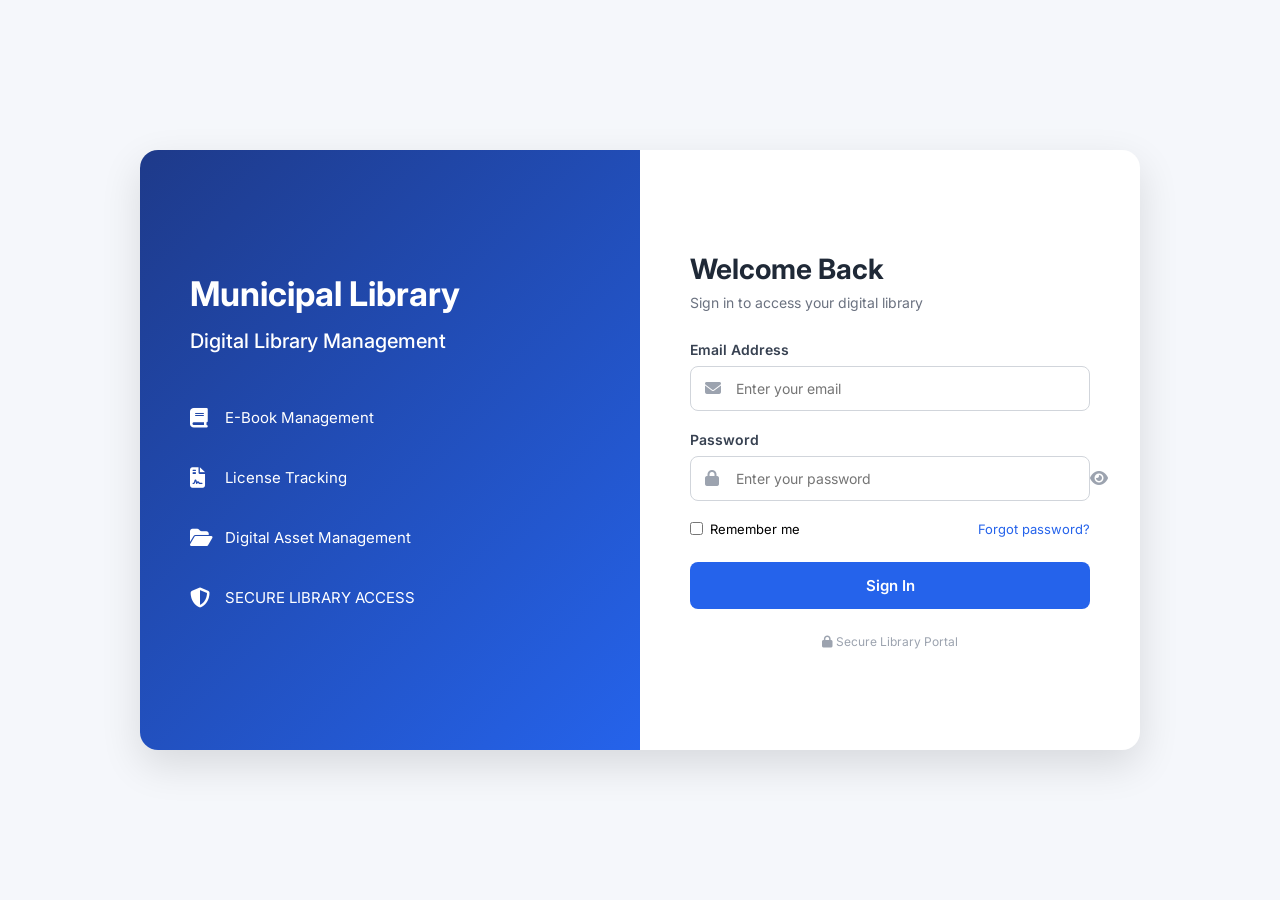
<file: src/main/resources/static/index.html>
<!DOCTYPE html>
<html lang="en">
<head>
    <meta charset="UTF-8">
    <meta name="viewport" content="width=device-width, initial-scale=1.0">

    <title>Municipal Library - Login</title>

    <link href="https://fonts.googleapis.com/css2?family=Inter:wght@400;500;600;700&display=swap" rel="stylesheet">

    <link rel="stylesheet"
          href="https://cdnjs.cloudflare.com/ajax/libs/font-awesome/6.5.0/css/all.min.css">

    <style>
        * {
            margin: 0;
            padding: 0;
            box-sizing: border-box;
            font-family: 'Inter', sans-serif;
        }

        body {
            min-height: 100vh;
            background: #f5f7fb;
            display: flex;
            align-items: center;
            justify-content: center;
        }

        .container {
            width: 1000px;
            max-width: 95%;
            min-height: 600px;
            background: white;
            display: flex;
            border-radius: 18px;
            overflow: hidden;
            box-shadow: 0 15px 40px rgba(0,0,0,0.12);
        }

        .left {
            width: 50%;
            background: linear-gradient(135deg, #1e3a8a, #2563eb);
            color: white;
            padding: 60px 50px;
            display: flex;
            flex-direction: column;
            justify-content: center;
        }

        .left h1 {
            font-size: 34px;
            margin-bottom: 15px;
        }

        .left h2 {
            font-size: 20px;
            font-weight: 500;
            margin-bottom: 35px;
        }

        .feature {
            display: flex;
            align-items: center;
            margin: 20px 0;
            font-size: 15px;
        }

        .feature i {
            width: 35px;
            font-size: 20px;
        }

        .right {
            width: 50%;
            padding: 60px 50px;
            display: flex;
            flex-direction: column;
            justify-content: center;
        }

        .right h2 {
            font-size: 28px;
            color: #1f2937;
            margin-bottom: 8px;
        }

        .subtitle {
            color: #6b7280;
            margin-bottom: 30px;
            font-size: 14px;
        }

        .input-group {
            margin-bottom: 20px;
        }

        .input-group label {
            display: block;
            margin-bottom: 8px;
            font-size: 14px;
            font-weight: 600;
            color: #374151;
        }

        .input-box {
            position: relative;
        }

        .input-box i {
            position: absolute;
            left: 15px;
            top: 50%;
            transform: translateY(-50%);
            color: #9ca3af;
        }

        .input-box input {
            width: 100%;
            padding: 13px 45px;
            border: 1px solid #d1d5db;
            border-radius: 8px;
            outline: none;
            font-size: 14px;
        }

        .input-box input:focus {
            border-color: #2563eb;
        }

        .password-toggle {
            position: absolute;
            right: 15px;
            top: 50%;
            transform: translateY(-50%);
            cursor: pointer;
            color: #6b7280;
        }

        .options {
            display: flex;
            justify-content: space-between;
            align-items: center;
            margin-bottom: 25px;
            font-size: 13px;
        }

        .remember {
            display: flex;
            align-items: center;
            gap: 7px;
        }

        .forgot {
            color: #2563eb;
            cursor: pointer;
        }

        .login-btn {
            width: 100%;
            padding: 14px;
            background: #2563eb;
            color: white;
            border: none;
            border-radius: 8px;
            font-size: 15px;
            font-weight: 600;
            cursor: pointer;
            transition: 0.3s;
        }

        .login-btn:hover {
            background: #1d4ed8;
        }

        .secure {
            text-align: center;
            margin-top: 25px;
            font-size: 12px;
            color: #9ca3af;
        }

        @media (max-width: 768px) {
            .container {
                flex-direction: column;
            }

            .left,
            .right {
                width: 100%;
            }

            .left {
                padding: 40px;
            }

            .right {
                padding: 40px;
            }
        }
    </style>
</head>

<body>

<div class="container">

    <!-- LEFT SIDE -->
    <div class="left">

        <h1>Municipal Library</h1>

        <h2>Digital Library Management</h2>

        <div class="feature">
            <i class="fa-solid fa-book"></i>
            <span>E-Book Management</span>
        </div>

        <div class="feature">
            <i class="fa-solid fa-file-contract"></i>
            <span>License Tracking</span>
        </div>

        <div class="feature">
            <i class="fa-solid fa-folder-open"></i>
            <span>Digital Asset Management</span>
        </div>

        <div class="feature">
            <i class="fa-solid fa-shield-halved"></i>
            <span>SECURE LIBRARY ACCESS</span>
        </div>

    </div>


    <!-- RIGHT SIDE -->
    <div class="right">

        <h2>Welcome Back</h2>

        <p class="subtitle">
            Sign in to access your digital library
        </p>

        <form id="loginForm">

            <!-- EMAIL -->
            <div class="input-group">

                <label>Email Address</label>

                <div class="input-box">

                    <i class="fa-solid fa-envelope"></i>

                    <input
                        type="email"
                        id="email"
                        placeholder="Enter your email"
                        required
                    >

                </div>

            </div>


            <!-- PASSWORD -->
            <div class="input-group">

                <label>Password</label>

                <div class="input-box">

                    <i class="fa-solid fa-lock"></i>

                    <input
                        type="password"
                        id="password"
                        placeholder="Enter your password"
                        required
                    >

                    <span
                        class="password-toggle"
                        onclick="togglePassword()"
                    >
                        <i class="fa-solid fa-eye" id="eyeIcon"></i>
                    </span>

                </div>

            </div>


            <!-- OPTIONS -->
            <div class="options">

                <div class="remember">

                    <input type="checkbox" id="remember">

                    <label for="remember">
                        Remember me
                    </label>

                </div>

                <span class="forgot">
                    Forgot password?
                </span>

            </div>


            <!-- LOGIN BUTTON -->
            <button
                type="submit"
                class="login-btn"
            >
                Sign In
            </button>

        </form>


        <div class="secure">
            <i class="fa-solid fa-lock"></i>
            Secure Library Portal
        </div>

    </div>

</div>


<script>

    // SHOW / HIDE PASSWORD
    function togglePassword() {

        const password =
            document.getElementById("password");

        const eyeIcon =
            document.getElementById("eyeIcon");

        if (password.type === "password") {

            password.type = "text";

            eyeIcon.classList.remove("fa-eye");

            eyeIcon.classList.add("fa-eye-slash");

        } else {

            password.type = "password";

            eyeIcon.classList.remove("fa-eye-slash");

            eyeIcon.classList.add("fa-eye");
        }
    }


    // LOGIN
    document
        .getElementById("loginForm")
        .addEventListener("submit", function(event) {

            event.preventDefault();

            const email =
                document.getElementById("email").value;

            const password =
                document.getElementById("password").value;


            // DEMO LOGIN
            if (
                email === "admin@library.com" &&
                password === "admin123"
            ) {

                // CHANGED HERE
                window.location.href =
                    "user-dashboard.html";

            } else {

                alert("Invalid email or password.");

            }

        });

</script>

</body>
</html>
</file>
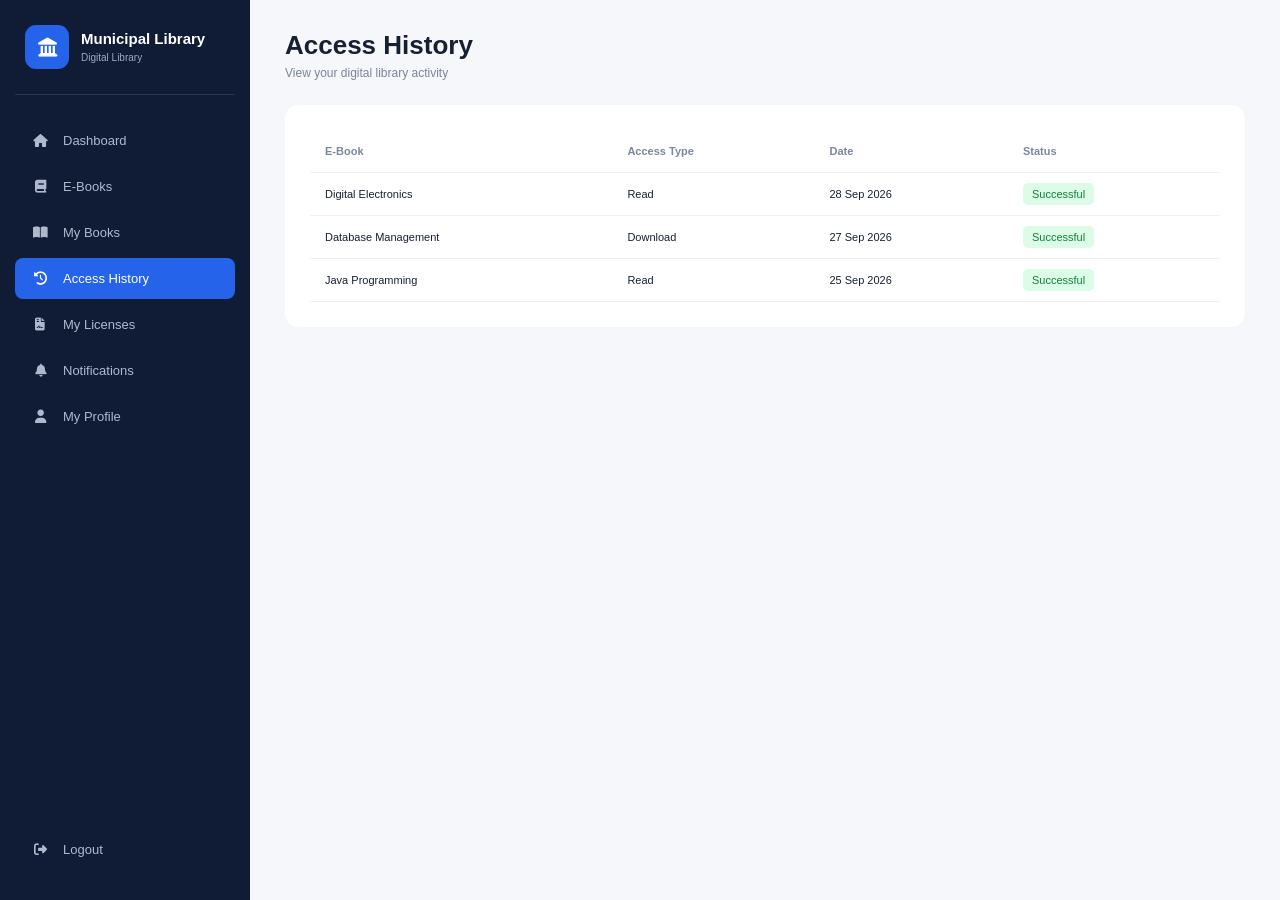
<file: src/main/resources/static/access-records.html>
<!DOCTYPE html>
<html lang="en">

<head>

<meta charset="UTF-8">

<meta name="viewport"
content="width=device-width, initial-scale=1.0">

<title>Access History</title>

<link rel="stylesheet" href="user-dashboard.css">

<link rel="stylesheet"
href="https://cdnjs.cloudflare.com/ajax/libs/font-awesome/6.5.0/css/all.min.css">

<style>

.history-table {

background:white;

padding:25px;

border-radius:14px;

}

table {

width:100%;

border-collapse:collapse;

}

th,td {

padding:15px;

text-align:left;

border-bottom:1px solid #edf0f5;

font-size:11px;

}

th {

color:#7c879a;

}

.status {

padding:5px 9px;

border-radius:5px;

background:#dcfce7;

color:#15803d;

}

</style>

</head>


<body>

<div class="app">


<aside class="sidebar">

<div class="logo">

<div class="logo-icon">
<i class="fas fa-landmark"></i>
</div>

<div>
<h2>Municipal Library</h2>
<span>Digital Library</span>
</div>

</div>


<nav>

<a href="user-dashboard.html">
<i class="fas fa-house"></i>
Dashboard
</a>

<a href="books.html">
<i class="fas fa-book"></i>
E-Books
</a>

<a href="my-books.html">
<i class="fas fa-book-open"></i>
My Books
</a>

<a href="access-records.html" class="active">
<i class="fas fa-clock-rotate-left"></i>
Access History
</a>

<a href="my-licenses.html">
<i class="fas fa-file-contract"></i>
My Licenses
</a>

<a href="alerts.html">
<i class="fas fa-bell"></i>
Notifications
</a>

<a href="profile.html">
<i class="fas fa-user"></i>
My Profile
</a>

</nav>


<div class="logout">

<a href="index.html">
<i class="fas fa-right-from-bracket"></i>
Logout
</a>

</div>

</aside>


<main class="main">

<header class="topbar">

<div>

<h1>Access History</h1>

<p>View your digital library activity</p>

</div>

</header>


<div class="history-table">

<table>

<thead>

<tr>

<th>E-Book</th>

<th>Access Type</th>

<th>Date</th>

<th>Status</th>

</tr>

</thead>


<tbody>

<tr>

<td>Digital Electronics</td>

<td>Read</td>

<td>28 Sep 2026</td>

<td>
<span class="status">Successful</span>
</td>

</tr>


<tr>

<td>Database Management</td>

<td>Download</td>

<td>27 Sep 2026</td>

<td>
<span class="status">Successful</span>
</td>

</tr>


<tr>

<td>Java Programming</td>

<td>Read</td>

<td>25 Sep 2026</td>

<td>
<span class="status">Successful</span>
</td>

</tr>

</tbody>

</table>

</div>

</main>

</div>

</body>

</html>
</file>
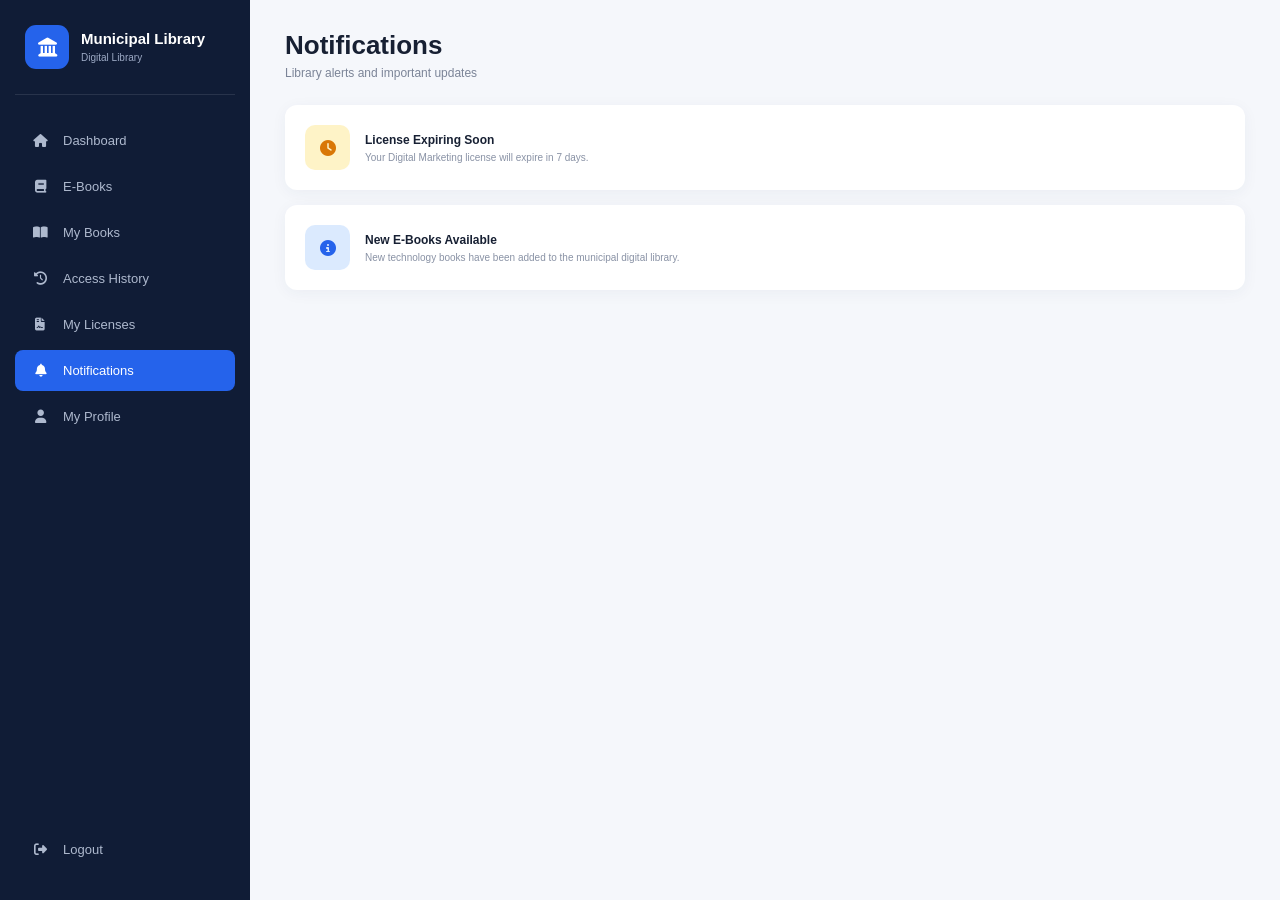
<file: src/main/resources/static/alerts.html>
<!DOCTYPE html>
<html lang="en">

<head>

<meta charset="UTF-8">

<meta name="viewport"
content="width=device-width, initial-scale=1.0">

<title>Notifications</title>

<link rel="stylesheet" href="user-dashboard.css">

<link rel="stylesheet"
href="https://cdnjs.cloudflare.com/ajax/libs/font-awesome/6.5.0/css/all.min.css">

<style>

.alerts {

display:flex;

flex-direction:column;

gap:15px;

}

.alert {

background:white;

padding:20px;

border-radius:12px;

display:flex;

gap:15px;

align-items:center;

box-shadow:0 3px 15px rgba(30,50,90,.05);

}

.alert-icon {

width:45px;

height:45px;

border-radius:10px;

display:flex;

align-items:center;

justify-content:center;

}

.warning {

background:#fef3c7;

color:#d97706;

}

.info {

background:#dbeafe;

color:#2563eb;

}

.alert h3 {

font-size:12px;

}

.alert p {

font-size:10px;

color:#8992a5;

margin-top:5px;

}

</style>

</head>


<body>

<div class="app">


<aside class="sidebar">

<div class="logo">

<div class="logo-icon">
<i class="fas fa-landmark"></i>
</div>

<div>
<h2>Municipal Library</h2>
<span>Digital Library</span>
</div>

</div>


<nav>

<a href="user-dashboard.html">
<i class="fas fa-house"></i>
Dashboard
</a>

<a href="books.html">
<i class="fas fa-book"></i>
E-Books
</a>

<a href="my-books.html">
<i class="fas fa-book-open"></i>
My Books
</a>

<a href="access-records.html">
<i class="fas fa-clock-rotate-left"></i>
Access History
</a>

<a href="my-licenses.html">
<i class="fas fa-file-contract"></i>
My Licenses
</a>

<a href="alerts.html" class="active">
<i class="fas fa-bell"></i>
Notifications
</a>

<a href="profile.html">
<i class="fas fa-user"></i>
My Profile
</a>

</nav>


<div class="logout">

<a href="index.html">
<i class="fas fa-right-from-bracket"></i>
Logout
</a>

</div>

</aside>


<main class="main">

<header class="topbar">

<div>

<h1>Notifications</h1>

<p>Library alerts and important updates</p>

</div>

</header>


<div class="alerts">


<div class="alert">

<div class="alert-icon warning">

<i class="fas fa-clock"></i>

</div>

<div>

<h3>License Expiring Soon</h3>

<p>
Your Digital Marketing license will expire
in 7 days.
</p>

</div>

</div>


<div class="alert">

<div class="alert-icon info">

<i class="fas fa-circle-info"></i>

</div>

<div>

<h3>New E-Books Available</h3>

<p>
New technology books have been added to
the municipal digital library.
</p>

</div>

</div>


</div>

</main>

</div>

</body>

</html>
</file>
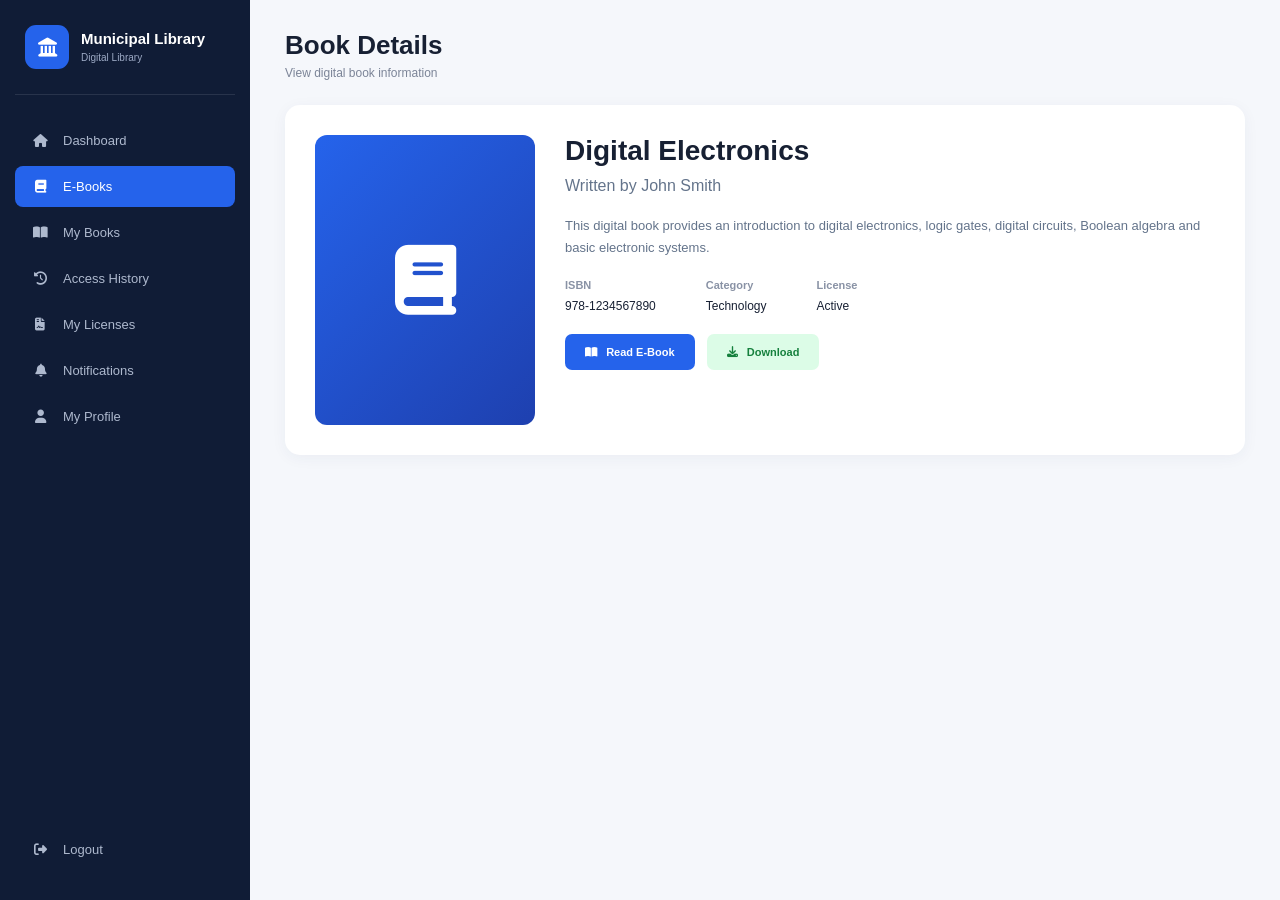
<file: src/main/resources/static/Books-details.html>
<!DOCTYPE html>
<html lang="en">

<head>

<meta charset="UTF-8">
<meta name="viewport" content="width=device-width, initial-scale=1.0">

<title>Book Details | Municipal Library</title>

<link rel="stylesheet" href="user-dashboard.css">

<link rel="stylesheet"
href="https://cdnjs.cloudflare.com/ajax/libs/font-awesome/6.5.0/css/all.min.css">

<style>

.book-details {

    background: white;

    border-radius: 15px;

    padding: 30px;

    display: flex;

    gap: 30px;

    box-shadow: 0 3px 15px rgba(30,50,90,.05);

}

.details-cover {

    width: 220px;

    height: 290px;

    border-radius: 12px;

    background: linear-gradient(135deg,#2563eb,#1e40af);

    display: flex;

    align-items: center;

    justify-content: center;

    color: white;

    font-size: 70px;

}

.details-content {

    flex: 1;

}

.details-content h1 {

    font-size: 28px;

    margin-bottom: 10px;

}

.author {

    color: #64748b;

    margin-bottom: 20px;

}

.description {

    color: #64748b;

    line-height: 1.7;

    font-size: 13px;

    margin-bottom: 20px;

}

.info-row {

    display: flex;

    gap: 50px;

    margin-bottom: 20px;

}

.info-row strong {

    display: block;

    font-size: 11px;

    color: #8992a5;

    margin-bottom: 5px;

}

.info-row span {

    font-size: 12px;

}

.buttons {

    display: flex;

    gap: 12px;

}

.btn {

    border: none;

    padding: 12px 20px;

    border-radius: 7px;

    cursor: pointer;

    font-size: 11px;

    font-weight: 600;

}

.read {

    background: #2563eb;

    color: white;

}

.download {

    background: #dcfce7;

    color: #15803d;

}

</style>

</head>


<body>

<div class="app">


<aside class="sidebar">

<div class="logo">

<div class="logo-icon">
<i class="fas fa-landmark"></i>
</div>

<div>
<h2>Municipal Library</h2>
<span>Digital Library</span>
</div>

</div>


<nav>

<a href="user-dashboard.html">
<i class="fas fa-house"></i>
Dashboard
</a>

<a href="books.html" class="active">
<i class="fas fa-book"></i>
E-Books
</a>

<a href="my-books.html">
<i class="fas fa-book-open"></i>
My Books
</a>

<a href="access-records.html">
<i class="fas fa-clock-rotate-left"></i>
Access History
</a>

<a href="my-licenses.html">
<i class="fas fa-file-contract"></i>
My Licenses
</a>

<a href="alerts.html">
<i class="fas fa-bell"></i>
Notifications
</a>

<a href="profile.html">
<i class="fas fa-user"></i>
My Profile
</a>

</nav>


<div class="logout">

<a href="index.html">
<i class="fas fa-right-from-bracket"></i>
Logout
</a>

</div>

</aside>


<main class="main">

<header class="topbar">

<div>

<h1>Book Details</h1>

<p>View digital book information</p>

</div>

</header>


<div class="book-details">


<div class="details-cover">

<i class="fas fa-book"></i>

</div>


<div class="details-content">

<h1>Digital Electronics</h1>

<p class="author">
Written by John Smith
</p>


<p class="description">

This digital book provides an introduction to
digital electronics, logic gates, digital circuits,
Boolean algebra and basic electronic systems.

</p>


<div class="info-row">

<div>

<strong>ISBN</strong>

<span>978-1234567890</span>

</div>


<div>

<strong>Category</strong>

<span>Technology</span>

</div>


<div>

<strong>License</strong>

<span>Active</span>

</div>

</div>


<div class="buttons">

<button class="btn read"
onclick="readBook()">

<i class="fas fa-book-open"></i>
&nbsp; Read E-Book

</button>


<button class="btn download"
onclick="downloadBook()">

<i class="fas fa-download"></i>
&nbsp; Download

</button>

</div>

</div>

</div>

</main>

</div>


<script>

function readBook() {

    alert("E-Book access granted. The digital book will open here.");

}


function downloadBook() {

    alert("Your licensed digital asset is ready for download.");

}

</script>

</body>

</html>
</file>
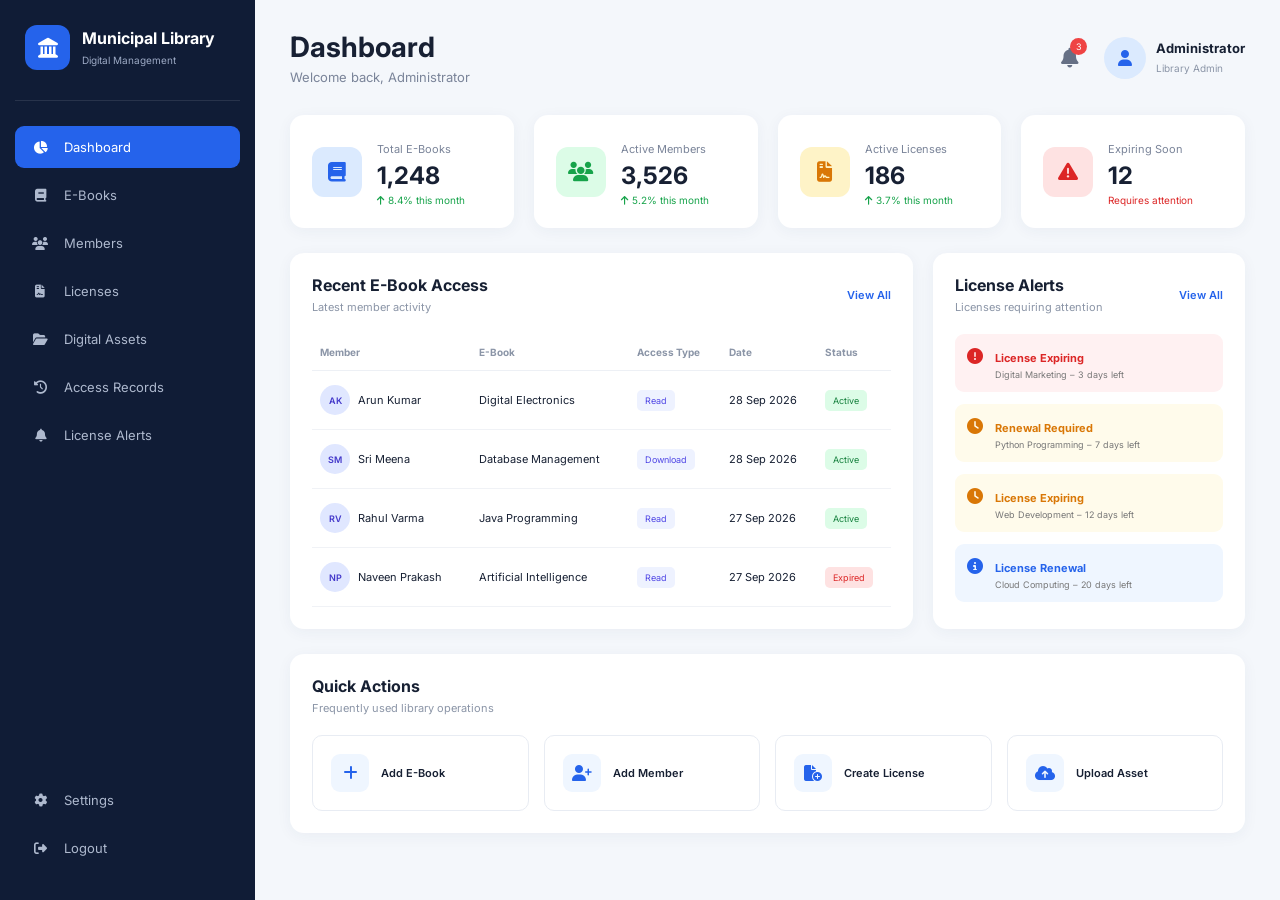
<file: src/main/resources/static/dashboard.html>
<!DOCTYPE html>
<html lang="en">
<head>
    <meta charset="UTF-8">
    <meta name="viewport" content="width=device-width, initial-scale=1.0">

    <title>Library Dashboard</title>

    <link rel="stylesheet" href="dashboard.css">

    <link rel="stylesheet"
          href="https://cdnjs.cloudflare.com/ajax/libs/font-awesome/6.5.0/css/all.min.css">

    <link href="https://fonts.googleapis.com/css2?family=Inter:wght@400;500;600;700&display=swap"
          rel="stylesheet">
</head>

<body>

<div class="dashboard-container">

    <!-- SIDEBAR -->
    <aside class="sidebar">

        <div class="logo-section">
            <div class="logo-icon">
                <i class="fas fa-landmark"></i>
            </div>

            <div>
                <h2>Municipal Library</h2>
                <span>Digital Management</span>
            </div>
        </div>

        <nav class="navigation">

            <a href="dashboard.html" class="nav-item active">
                <i class="fas fa-chart-pie"></i>
                <span>Dashboard</span>
            </a>

            <a href="books.html" class="nav-item">
                <i class="fas fa-book"></i>
                <span>E-Books</span>
            </a>

            <a href="members.html" class="nav-item">
                <i class="fas fa-users"></i>
                <span>Members</span>
            </a>

            <a href="licenses.html" class="nav-item">
                <i class="fas fa-file-contract"></i>
                <span>Licenses</span>
            </a>

            <a href="digital-assets.html" class="nav-item">
                <i class="fas fa-folder-open"></i>
                <span>Digital Assets</span>
            </a>

            <a href="access-records.html" class="nav-item">
                <i class="fas fa-clock-rotate-left"></i>
                <span>Access Records</span>
            </a>

            <a href="alerts.html" class="nav-item">
                <i class="fas fa-bell"></i>
                <span>License Alerts</span>
            </a>

        </nav>

        <div class="sidebar-bottom">

            <a href="#" class="nav-item">
                <i class="fas fa-gear"></i>
                <span>Settings</span>
            </a>

            <a href="index.html" class="nav-item logout">
                <i class="fas fa-right-from-bracket"></i>
                <span>Logout</span>
            </a>

        </div>

    </aside>


    <!-- MAIN CONTENT -->
    <main class="main-content">

        <!-- TOP BAR -->
        <header class="topbar">

            <div>
                <h1>Dashboard</h1>
                <p>Welcome back, Administrator</p>
            </div>

            <div class="topbar-right">

                <div class="notification">
                    <i class="fas fa-bell"></i>
                    <span>3</span>
                </div>

                <div class="admin-profile">

                    <div class="profile-icon">
                        <i class="fas fa-user"></i>
                    </div>

                    <div>
                        <strong>Administrator</strong>
                        <small>Library Admin</small>
                    </div>

                </div>

            </div>

        </header>


        <!-- STATISTICS -->
        <section class="stats-grid">

            <div class="stat-card">

                <div class="stat-icon books-icon">
                    <i class="fas fa-book"></i>
                </div>

                <div class="stat-info">
                    <span>Total E-Books</span>
                    <h2>1,248</h2>
                    <p class="positive">
                        <i class="fas fa-arrow-up"></i>
                        8.4% this month
                    </p>
                </div>

            </div>


            <div class="stat-card">

                <div class="stat-icon members-icon">
                    <i class="fas fa-users"></i>
                </div>

                <div class="stat-info">
                    <span>Active Members</span>
                    <h2>3,526</h2>
                    <p class="positive">
                        <i class="fas fa-arrow-up"></i>
                        5.2% this month
                    </p>
                </div>

            </div>


            <div class="stat-card">

                <div class="stat-icon license-icon">
                    <i class="fas fa-file-contract"></i>
                </div>

                <div class="stat-info">
                    <span>Active Licenses</span>
                    <h2>186</h2>
                    <p class="positive">
                        <i class="fas fa-arrow-up"></i>
                        3.7% this month
                    </p>
                </div>

            </div>


            <div class="stat-card">

                <div class="stat-icon alert-icon">
                    <i class="fas fa-triangle-exclamation"></i>
                </div>

                <div class="stat-info">
                    <span>Expiring Soon</span>
                    <h2>12</h2>
                    <p class="warning-text">
                        Requires attention
                    </p>
                </div>

            </div>

        </section>


        <!-- MAIN GRID -->
        <section class="content-grid">


            <!-- RECENT ACCESS -->
            <div class="panel recent-access">

                <div class="panel-header">

                    <div>
                        <h3>Recent E-Book Access</h3>
                        <p>Latest member activity</p>
                    </div>

                    <a href="access-records.html">
                        View All
                    </a>

                </div>


                <div class="table-container">

                    <table>

                        <thead>
                            <tr>
                                <th>Member</th>
                                <th>E-Book</th>
                                <th>Access Type</th>
                                <th>Date</th>
                                <th>Status</th>
                            </tr>
                        </thead>

                        <tbody>

                            <tr>
                                <td>
                                    <div class="member">
                                        <div class="avatar">AK</div>
                                        <span>Arun Kumar</span>
                                    </div>
                                </td>

                                <td>Digital Electronics</td>

                                <td>
                                    <span class="access-badge">Read</span>
                                </td>

                                <td>28 Sep 2026</td>

                                <td>
                                    <span class="status active-status">
                                        Active
                                    </span>
                                </td>
                            </tr>


                            <tr>
                                <td>
                                    <div class="member">
                                        <div class="avatar">SM</div>
                                        <span>Sri Meena</span>
                                    </div>
                                </td>

                                <td>Database Management</td>

                                <td>
                                    <span class="access-badge">Download</span>
                                </td>

                                <td>28 Sep 2026</td>

                                <td>
                                    <span class="status active-status">
                                        Active
                                    </span>
                                </td>
                            </tr>


                            <tr>
                                <td>
                                    <div class="member">
                                        <div class="avatar">RV</div>
                                        <span>Rahul Varma</span>
                                    </div>
                                </td>

                                <td>Java Programming</td>

                                <td>
                                    <span class="access-badge">Read</span>
                                </td>

                                <td>27 Sep 2026</td>

                                <td>
                                    <span class="status active-status">
                                        Active
                                    </span>
                                </td>
                            </tr>


                            <tr>
                                <td>
                                    <div class="member">
                                        <div class="avatar">NP</div>
                                        <span>Naveen Prakash</span>
                                    </div>
                                </td>

                                <td>Artificial Intelligence</td>

                                <td>
                                    <span class="access-badge">Read</span>
                                </td>

                                <td>27 Sep 2026</td>

                                <td>
                                    <span class="status expired-status">
                                        Expired
                                    </span>
                                </td>
                            </tr>

                        </tbody>

                    </table>

                </div>

            </div>


            <!-- LICENSE ALERTS -->
            <div class="panel alerts-panel">

                <div class="panel-header">

                    <div>
                        <h3>License Alerts</h3>
                        <p>Licenses requiring attention</p>
                    </div>

                    <a href="alerts.html">
                        View All
                    </a>

                </div>


                <div class="alert-list">

                    <div class="alert-item danger">

                        <div class="alert-icon-small">
                            <i class="fas fa-circle-exclamation"></i>
                        </div>

                        <div>
                            <strong>License Expiring</strong>
                            <p>Digital Marketing – 3 days left</p>
                        </div>

                    </div>


                    <div class="alert-item warning">

                        <div class="alert-icon-small">
                            <i class="fas fa-clock"></i>
                        </div>

                        <div>
                            <strong>Renewal Required</strong>
                            <p>Python Programming – 7 days left</p>
                        </div>

                    </div>


                    <div class="alert-item warning">

                        <div class="alert-icon-small">
                            <i class="fas fa-clock"></i>
                        </div>

                        <div>
                            <strong>License Expiring</strong>
                            <p>Web Development – 12 days left</p>
                        </div>

                    </div>


                    <div class="alert-item info">

                        <div class="alert-icon-small">
                            <i class="fas fa-info-circle"></i>
                        </div>

                        <div>
                            <strong>License Renewal</strong>
                            <p>Cloud Computing – 20 days left</p>
                        </div>

                    </div>

                </div>

            </div>

        </section>


        <!-- QUICK ACTIONS -->
        <section class="panel quick-actions">

            <div class="panel-header">

                <div>
                    <h3>Quick Actions</h3>
                    <p>Frequently used library operations</p>
                </div>

            </div>


            <div class="action-grid">

                <a href="books.html" class="action-card">

                    <div>
                        <i class="fas fa-plus"></i>
                    </div>

                    <span>Add E-Book</span>

                </a>


                <a href="members.html" class="action-card">

                    <div>
                        <i class="fas fa-user-plus"></i>
                    </div>

                    <span>Add Member</span>

                </a>


                <a href="licenses.html" class="action-card">

                    <div>
                        <i class="fas fa-file-circle-plus"></i>
                    </div>

                    <span>Create License</span>

                </a>


                <a href="digital-assets.html" class="action-card">

                    <div>
                        <i class="fas fa-cloud-arrow-up"></i>
                    </div>

                    <span>Upload Asset</span>

                </a>

            </div>

        </section>


    </main>

</div>

</body>
</html>
</file>
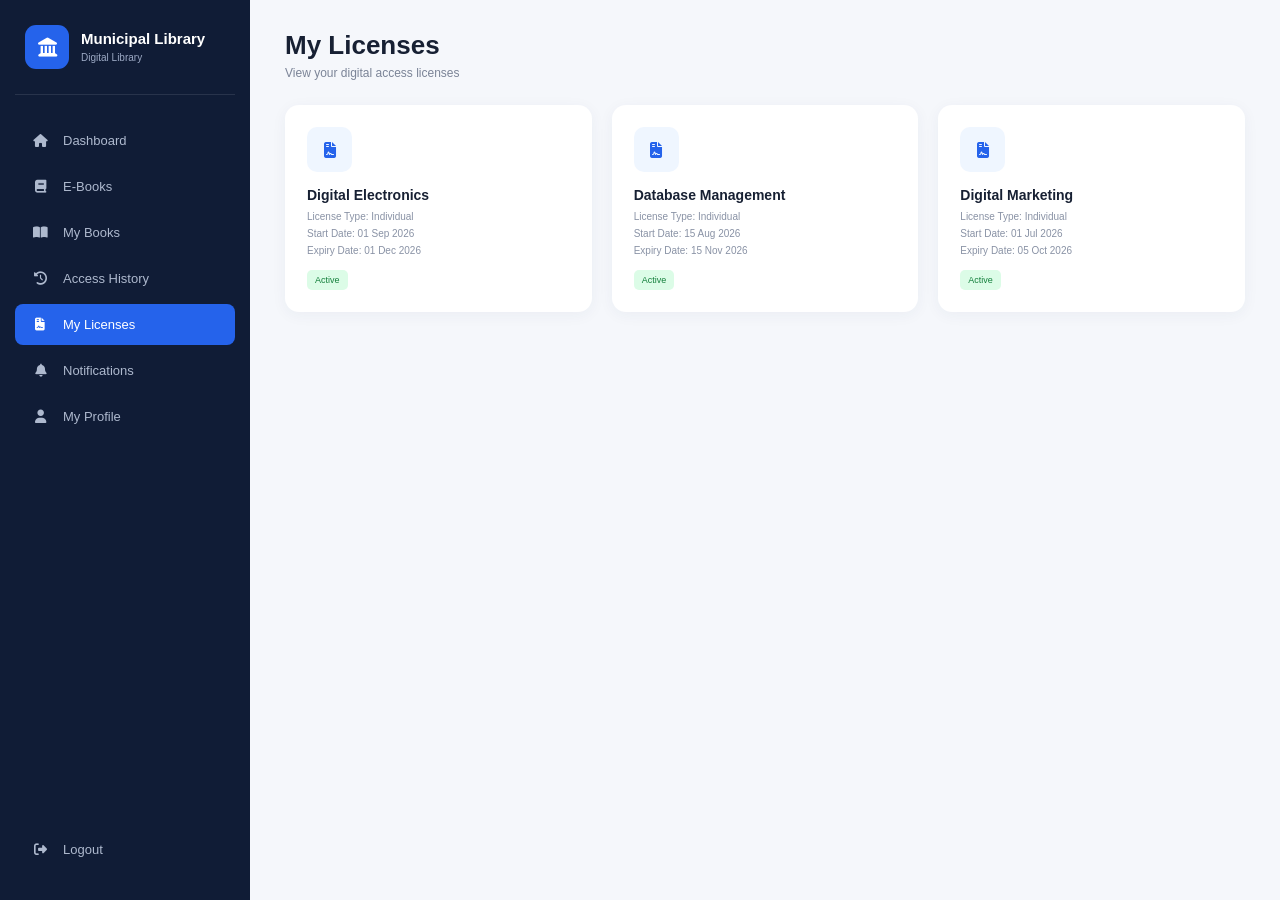
<file: src/main/resources/static/my-license.html>
<!DOCTYPE html>
<html lang="en">

<head>

<meta charset="UTF-8">

<meta name="viewport"
content="width=device-width, initial-scale=1.0">

<title>My Licenses</title>

<link rel="stylesheet" href="user-dashboard.css">

<link rel="stylesheet"
href="https://cdnjs.cloudflare.com/ajax/libs/font-awesome/6.5.0/css/all.min.css">

<style>

.license-grid {

display:grid;

grid-template-columns:repeat(3,1fr);

gap:20px;

}

.license-card {

background:white;

padding:22px;

border-radius:14px;

box-shadow:0 3px 15px rgba(30,50,90,.05);

}

.license-icon {

width:45px;

height:45px;

border-radius:10px;

background:#eff6ff;

color:#2563eb;

display:flex;

align-items:center;

justify-content:center;

margin-bottom:15px;

}

.license-card h3 {

font-size:14px;

margin-bottom:8px;

}

.license-card p {

font-size:10px;

color:#8992a5;

margin:6px 0;

}

.active-license {

color:#15803d;

background:#dcfce7;

padding:5px 8px;

border-radius:5px;

font-size:9px;

display:inline-block;

margin-top:8px;

}

</style>

</head>


<body>

<div class="app">

<aside class="sidebar">

<div class="logo">

<div class="logo-icon">
<i class="fas fa-landmark"></i>
</div>

<div>
<h2>Municipal Library</h2>
<span>Digital Library</span>
</div>

</div>


<nav>

<a href="user-dashboard.html">
<i class="fas fa-house"></i>
Dashboard
</a>

<a href="books.html">
<i class="fas fa-book"></i>
E-Books
</a>

<a href="my-books.html">
<i class="fas fa-book-open"></i>
My Books
</a>

<a href="access-records.html">
<i class="fas fa-clock-rotate-left"></i>
Access History
</a>

<a href="my-licenses.html" class="active">
<i class="fas fa-file-contract"></i>
My Licenses
</a>

<a href="alerts.html">
<i class="fas fa-bell"></i>
Notifications
</a>

<a href="profile.html">
<i class="fas fa-user"></i>
My Profile
</a>

</nav>


<div class="logout">

<a href="index.html">
<i class="fas fa-right-from-bracket"></i>
Logout
</a>

</div>

</aside>


<main class="main">

<header class="topbar">

<div>

<h1>My Licenses</h1>

<p>View your digital access licenses</p>

</div>

</header>


<div class="license-grid">


<div class="license-card">

<div class="license-icon">

<i class="fas fa-file-contract"></i>

</div>

<h3>Digital Electronics</h3>

<p>License Type: Individual</p>

<p>Start Date: 01 Sep 2026</p>

<p>Expiry Date: 01 Dec 2026</p>

<span class="active-license">Active</span>

</div>


<div class="license-card">

<div class="license-icon">

<i class="fas fa-file-contract"></i>

</div>

<h3>Database Management</h3>

<p>License Type: Individual</p>

<p>Start Date: 15 Aug 2026</p>

<p>Expiry Date: 15 Nov 2026</p>

<span class="active-license">Active</span>

</div>


<div class="license-card">

<div class="license-icon">

<i class="fas fa-file-contract"></i>

</div>

<h3>Digital Marketing</h3>

<p>License Type: Individual</p>

<p>Start Date: 01 Jul 2026</p>

<p>Expiry Date: 05 Oct 2026</p>

<span class="active-license">Active</span>

</div>


</div>

</main>

</div>

</body>

</html>
</file>
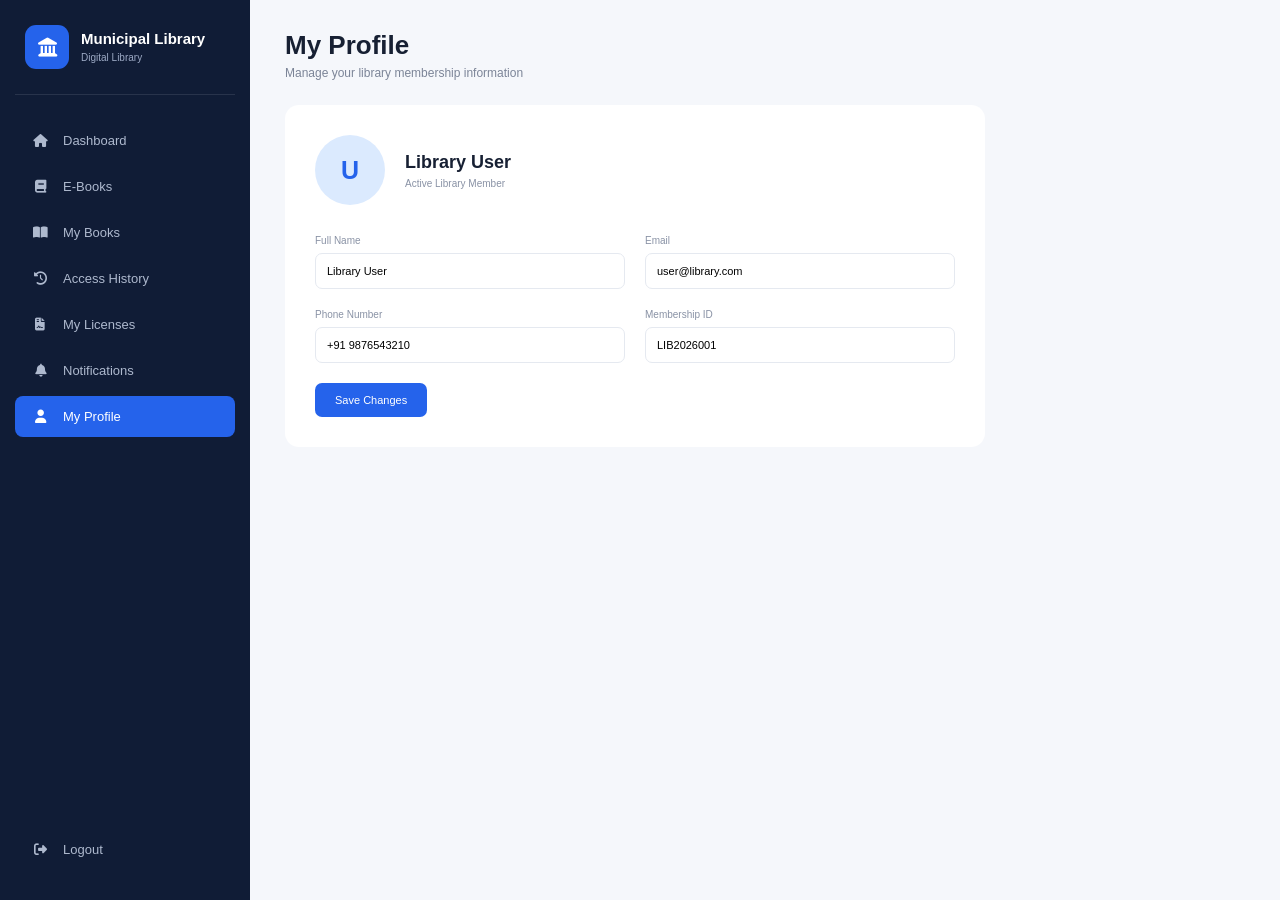
<file: src/main/resources/static/profile.html>
<!DOCTYPE html>
<html lang="en">

<head>

<meta charset="UTF-8">

<meta name="viewport"
content="width=device-width, initial-scale=1.0">

<title>My Profile</title>

<link rel="stylesheet" href="user-dashboard.css">

<link rel="stylesheet"
href="https://cdnjs.cloudflare.com/ajax/libs/font-awesome/6.5.0/css/all.min.css">

<style>

.profile-card {

background:white;

border-radius:14px;

padding:30px;

max-width:700px;

}

.profile-header {

display:flex;

align-items:center;

gap:20px;

margin-bottom:30px;

}

.big-avatar {

width:70px;

height:70px;

border-radius:50%;

background:#dbeafe;

color:#2563eb;

display:flex;

align-items:center;

justify-content:center;

font-size:25px;

font-weight:700;

}

.profile-header h2 {

font-size:18px;

}

.profile-header p {

font-size:10px;

color:#8992a5;

margin-top:5px;

}

.profile-row {

display:grid;

grid-template-columns:1fr 1fr;

gap:20px;

margin-bottom:20px;

}

.field label {

display:block;

font-size:10px;

color:#8992a5;

margin-bottom:7px;

}

.field input {

width:100%;

padding:11px;

border:1px solid #e5e9f0;

border-radius:7px;

outline:none;

font-size:11px;

}

.save {

background:#2563eb;

color:white;

border:none;

padding:11px 20px;

border-radius:7px;

cursor:pointer;

font-size:11px;

}

</style>

</head>


<body>

<div class="app">


<aside class="sidebar">

<div class="logo">

<div class="logo-icon">
<i class="fas fa-landmark"></i>
</div>

<div>
<h2>Municipal Library</h2>
<span>Digital Library</span>
</div>

</div>


<nav>

<a href="user-dashboard.html">
<i class="fas fa-house"></i>
Dashboard
</a>

<a href="books.html">
<i class="fas fa-book"></i>
E-Books
</a>

<a href="my-books.html">
<i class="fas fa-book-open"></i>
My Books
</a>

<a href="access-records.html">
<i class="fas fa-clock-rotate-left"></i>
Access History
</a>

<a href="my-licenses.html">
<i class="fas fa-file-contract"></i>
My Licenses
</a>

<a href="alerts.html">
<i class="fas fa-bell"></i>
Notifications
</a>

<a href="profile.html" class="active">
<i class="fas fa-user"></i>
My Profile
</a>

</nav>


<div class="logout">

<a href="index.html">
<i class="fas fa-right-from-bracket"></i>
Logout
</a>

</div>

</aside>


<main class="main">

<header class="topbar">

<div>

<h1>My Profile</h1>

<p>Manage your library membership information</p>

</div>

</header>


<div class="profile-card">


<div class="profile-header">

<div class="big-avatar">
U
</div>

<div>

<h2>Library User</h2>

<p>Active Library Member</p>

</div>

</div>


<div class="profile-row">

<div class="field">

<label>Full Name</label>

<input type="text"
value="Library User">

</div>


<div class="field">

<label>Email</label>

<input type="email"
value="user@library.com">

</div>

</div>


<div class="profile-row">

<div class="field">

<label>Phone Number</label>

<input type="text"
value="+91 9876543210">

</div>


<div class="field">

<label>Membership ID</label>

<input type="text"
value="LIB2026001"
readonly>

</div>

</div>


<button class="save"
onclick="saveProfile()">

Save Changes

</button>


</div>

</main>

</div>


<script>

function saveProfile() {

alert("Profile updated successfully.");

}

</script>

</body>

</html>
</file>
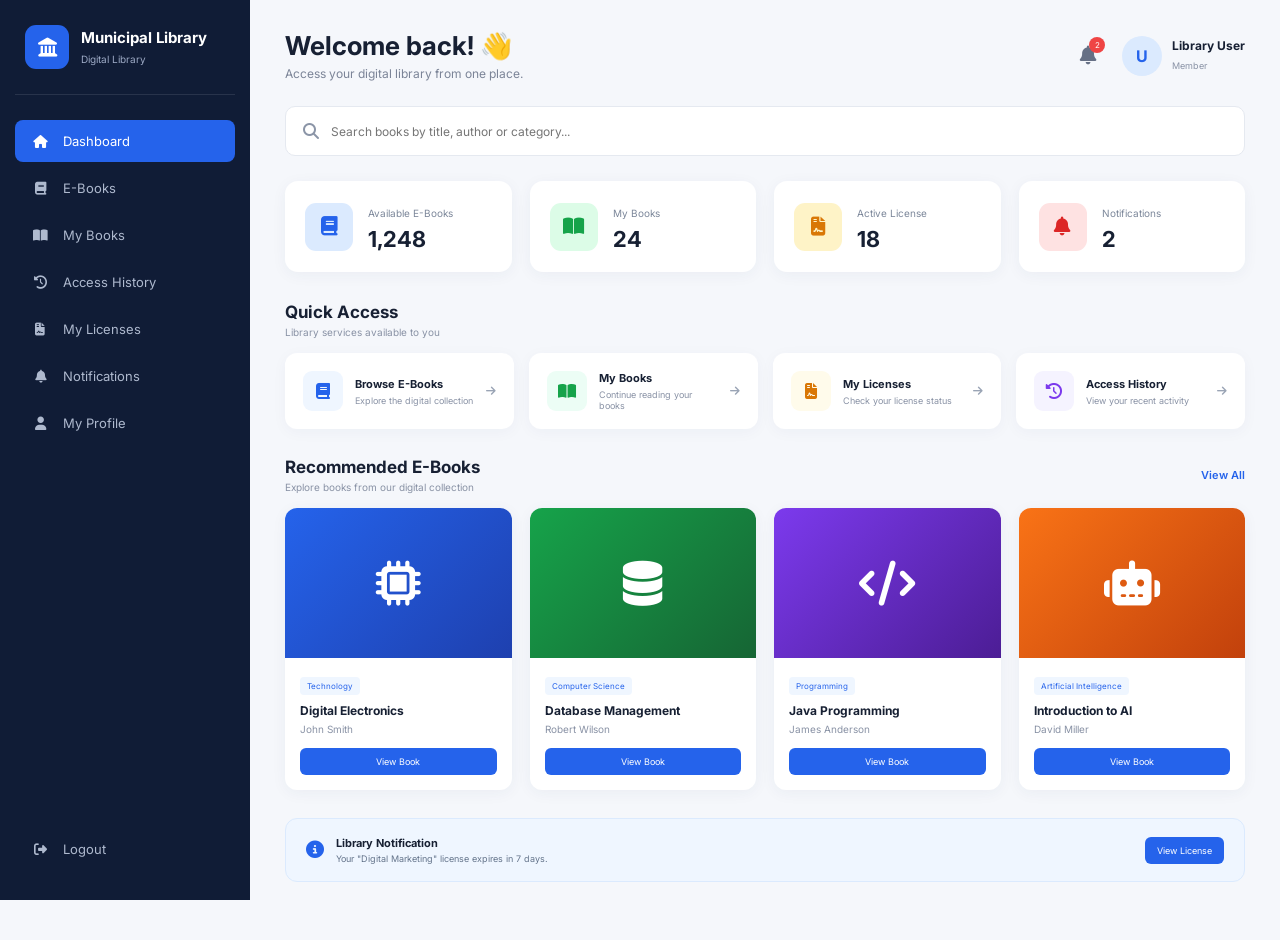
<file: src/main/resources/static/user-dashboard.html>
<!DOCTYPE html>
<html lang="en">
<head>
    <meta charset="UTF-8">
    <meta name="viewport" content="width=device-width, initial-scale=1.0">

    <title>Library User Dashboard</title>

    <link rel="stylesheet" href="user-dashboard.css">

    <link rel="stylesheet"
          href="https://cdnjs.cloudflare.com/ajax/libs/font-awesome/6.5.0/css/all.min.css">

    <link href="https://fonts.googleapis.com/css2?family=Inter:wght@400;500;600;700&display=swap"
          rel="stylesheet">
</head>

<body>

<div class="app">

    <!-- SIDEBAR -->

    <aside class="sidebar">

        <div class="logo">
            <div class="logo-icon">
                <i class="fas fa-landmark"></i>
            </div>

            <div>
                <h2>Municipal Library</h2>
                <span>Digital Library</span>
            </div>
        </div>


        <nav>

            <a href="user-dashboard.html" class="active">
                <i class="fas fa-house"></i>
                Dashboard
            </a>

            <a href="books.html">
                <i class="fas fa-book"></i>
                E-Books
            </a>

            <a href="my-books.html">
                <i class="fas fa-book-open"></i>
                My Books
            </a>

            <a href="access-records.html">
                <i class="fas fa-clock-rotate-left"></i>
                Access History
            </a>

            <a href="my-licenses.html">
                <i class="fas fa-file-contract"></i>
                My Licenses
            </a>

            <a href="alerts.html">
                <i class="fas fa-bell"></i>
                Notifications
            </a>

            <a href="profile.html">
                <i class="fas fa-user"></i>
                My Profile
            </a>

        </nav>


        <div class="logout">

            <a href="index.html">
                <i class="fas fa-right-from-bracket"></i>
                Logout
            </a>

        </div>

    </aside>


    <!-- MAIN -->

    <main class="main">

        <!-- TOP BAR -->

        <header class="topbar">

            <div>
                <h1>Welcome back! 👋</h1>
                <p>Access your digital library from one place.</p>
            </div>

            <div class="user-area">

                <div class="notification">
                    <i class="fas fa-bell"></i>
                    <span>2</span>
                </div>

                <div class="profile">
                    <div class="profile-circle">
                        U
                    </div>

                    <div>
                        <strong>Library User</strong>
                        <small>Member</small>
                    </div>
                </div>

            </div>

        </header>


        <!-- SEARCH -->

        <div class="search-box">

            <i class="fas fa-search"></i>

            <input
                type="text"
                placeholder="Search books by title, author or category..."
                onkeyup="searchBooks(this.value)"
            >

        </div>


        <!-- STATISTICS -->

        <section class="stats">

            <div class="stat-card">

                <div class="stat-icon blue">
                    <i class="fas fa-book"></i>
                </div>

                <div>
                    <span>Available E-Books</span>
                    <h2>1,248</h2>
                </div>

            </div>


            <div class="stat-card">

                <div class="stat-icon green">
                    <i class="fas fa-book-open"></i>
                </div>

                <div>
                    <span>My Books</span>
                    <h2>24</h2>
                </div>

            </div>


            <div class="stat-card">

                <div class="stat-icon orange">
                    <i class="fas fa-file-contract"></i>
                </div>

                <div>
                    <span>Active License</span>
                    <h2>18</h2>
                </div>

            </div>


            <div class="stat-card">

                <div class="stat-icon red">
                    <i class="fas fa-bell"></i>
                </div>

                <div>
                    <span>Notifications</span>
                    <h2>2</h2>
                </div>

            </div>

        </section>


        <!-- QUICK ACCESS -->

        <section>

            <div class="section-title">

                <div>
                    <h2>Quick Access</h2>
                    <p>Library services available to you</p>
                </div>

            </div>


            <div class="quick-grid">

                <a href="books.html" class="quick-card">

                    <div class="quick-icon">
                        <i class="fas fa-book"></i>
                    </div>

                    <div>
                        <h3>Browse E-Books</h3>
                        <p>Explore the digital collection</p>
                    </div>

                    <i class="fas fa-arrow-right arrow"></i>

                </a>


                <a href="my-books.html" class="quick-card">

                    <div class="quick-icon green-bg">
                        <i class="fas fa-book-open"></i>
                    </div>

                    <div>
                        <h3>My Books</h3>
                        <p>Continue reading your books</p>
                    </div>

                    <i class="fas fa-arrow-right arrow"></i>

                </a>


                <a href="my-licenses.html" class="quick-card">

                    <div class="quick-icon orange-bg">
                        <i class="fas fa-file-contract"></i>
                    </div>

                    <div>
                        <h3>My Licenses</h3>
                        <p>Check your license status</p>
                    </div>

                    <i class="fas fa-arrow-right arrow"></i>

                </a>


                <a href="access-records.html" class="quick-card">

                    <div class="quick-icon purple-bg">
                        <i class="fas fa-clock-rotate-left"></i>
                    </div>

                    <div>
                        <h3>Access History</h3>
                        <p>View your recent activity</p>
                    </div>

                    <i class="fas fa-arrow-right arrow"></i>

                </a>

            </div>

        </section>


        <!-- RECOMMENDED BOOKS -->

        <section class="books-section">

            <div class="section-title">

                <div>
                    <h2>Recommended E-Books</h2>
                    <p>Explore books from our digital collection</p>
                </div>

                <a href="books.html">View All</a>

            </div>


            <div class="book-grid">


                <div class="book-card">

                    <div class="book-cover blue-cover">
                        <i class="fas fa-microchip"></i>
                    </div>

                    <div class="book-info">

                        <span class="category">Technology</span>

                        <h3>Digital Electronics</h3>

                        <p>John Smith</p>

                        <a href="book-details.html?book=digital-electronics"
                           class="view-button">
                            View Book
                        </a>

                    </div>

                </div>


                <div class="book-card">

                    <div class="book-cover green-cover">
                        <i class="fas fa-database"></i>
                    </div>

                    <div class="book-info">

                        <span class="category">Computer Science</span>

                        <h3>Database Management</h3>

                        <p>Robert Wilson</p>

                        <a href="book-details.html?book=database-management"
                           class="view-button">
                            View Book
                        </a>

                    </div>

                </div>


                <div class="book-card">

                    <div class="book-cover purple-cover">
                        <i class="fas fa-code"></i>
                    </div>

                    <div class="book-info">

                        <span class="category">Programming</span>

                        <h3>Java Programming</h3>

                        <p>James Anderson</p>

                        <a href="book-details.html?book=java-programming"
                           class="view-button">
                            View Book
                        </a>

                    </div>

                </div>


                <div class="book-card">

                    <div class="book-cover orange-cover">
                        <i class="fas fa-robot"></i>
                    </div>

                    <div class="book-info">

                        <span class="category">Artificial Intelligence</span>

                        <h3>Introduction to AI</h3>

                        <p>David Miller</p>

                        <a href="book-details.html?book=introduction-ai"
                           class="view-button">
                            View Book
                        </a>

                    </div>

                </div>

            </div>

        </section>


        <!-- NOTIFICATION -->

        <section class="notification-box">

            <div class="notification-title">
                <i class="fas fa-circle-info"></i>

                <div>
                    <h3>Library Notification</h3>
                    <p>Your "Digital Marketing" license expires in 7 days.</p>
                </div>
            </div>

            <a href="my-licenses.html">
                View License
            </a>

        </section>

    </main>

</div>


<script>

function searchBooks(value) {

    if (value.length > 2) {

        window.location.href =
            "books.html?search=" + encodeURIComponent(value);

    }

}

</script>

</body>
</html>
</file>
<file: src/main/resources/static/user-dashboard.css>
* {
    margin: 0;
    padding: 0;
    box-sizing: border-box;
}

body {
    font-family: 'Inter', sans-serif;
    background: #f5f7fb;
    color: #172033;
}

a {
    text-decoration: none;
    color: inherit;
}

.app {
    min-height: 100vh;
}


/* SIDEBAR */

.sidebar {
    position: fixed;
    left: 0;
    top: 0;
    bottom: 0;

    width: 250px;

    background: #101c36;
    color: white;

    padding: 25px 15px;

    display: flex;
    flex-direction: column;
}

.logo {
    display: flex;
    align-items: center;
    gap: 12px;

    padding: 0 10px 25px;

    border-bottom: 1px solid rgba(255,255,255,0.1);
}

.logo-icon {
    width: 44px;
    height: 44px;

    background: #2563eb;

    border-radius: 11px;

    display: flex;
    align-items: center;
    justify-content: center;

    font-size: 19px;
}

.logo h2 {
    font-size: 15px;
}

.logo span {
    font-size: 10px;
    color: #9ca9c4;
}


nav {
    margin-top: 25px;
}

nav a,
.logout a {

    display: flex;
    align-items: center;

    gap: 13px;

    padding: 13px 15px;

    margin-bottom: 5px;

    border-radius: 8px;

    color: #aeb9ce;

    font-size: 13px;

    transition: .2s;
}

nav a:hover,
.logout a:hover {
    background: rgba(255,255,255,.08);
    color: white;
}

nav a.active {
    background: #2563eb;
    color: white;
}

nav i,
.logout i {
    width: 20px;
    text-align: center;
}

.logout {
    margin-top: auto;
}


/* MAIN */

.main {
    margin-left: 250px;
    padding: 30px 35px;
}


/* TOPBAR */

.topbar {
    display: flex;
    justify-content: space-between;
    align-items: center;

    margin-bottom: 25px;
}

.topbar h1 {
    font-size: 26px;
}

.topbar p {
    margin-top: 5px;
    color: #7b8497;
    font-size: 12px;
}

.user-area {
    display: flex;
    align-items: center;
    gap: 25px;
}

.notification {
    position: relative;
    font-size: 19px;
    color: #667085;
}

.notification span {
    position: absolute;

    top: -7px;
    right: -8px;

    width: 16px;
    height: 16px;

    border-radius: 50%;

    background: #ef4444;
    color: white;

    font-size: 8px;

    display: flex;
    align-items: center;
    justify-content: center;
}

.profile {
    display: flex;
    align-items: center;
    gap: 10px;
}

.profile-circle {
    width: 40px;
    height: 40px;

    border-radius: 50%;

    background: #dbeafe;
    color: #2563eb;

    display: flex;
    align-items: center;
    justify-content: center;

    font-weight: 700;
}

.profile strong {
    display: block;
    font-size: 12px;
}

.profile small {
    color: #8992a5;
    font-size: 9px;
}


/* SEARCH */

.search-box {
    height: 50px;

    background: white;

    border: 1px solid #e5e9f0;

    border-radius: 10px;

    display: flex;
    align-items: center;

    padding: 0 17px;

    margin-bottom: 25px;
}

.search-box i {
    color: #8b95a7;
}

.search-box input {
    border: none;
    outline: none;

    flex: 1;

    margin-left: 12px;

    font-family: inherit;
    font-size: 12px;
}


/* STATS */

.stats {
    display: grid;

    grid-template-columns: repeat(4, 1fr);

    gap: 18px;

    margin-bottom: 30px;
}

.stat-card {

    background: white;

    border-radius: 13px;

    padding: 20px;

    display: flex;
    align-items: center;

    gap: 15px;

    box-shadow: 0 3px 15px rgba(30,50,90,.05);
}

.stat-icon {

    width: 48px;
    height: 48px;

    border-radius: 11px;

    display: flex;
    align-items: center;
    justify-content: center;

    font-size: 19px;
}

.blue {
    background: #dbeafe;
    color: #2563eb;
}

.green {
    background: #dcfce7;
    color: #16a34a;
}

.orange {
    background: #fef3c7;
    color: #d97706;
}

.red {
    background: #fee2e2;
    color: #dc2626;
}

.stat-card span {
    color: #7c879a;
    font-size: 10px;
}

.stat-card h2 {
    font-size: 22px;
    margin-top: 5px;
}


/* SECTION */

section {
    margin-bottom: 28px;
}

.section-title {
    display: flex;
    justify-content: space-between;
    align-items: center;

    margin-bottom: 15px;
}

.section-title h2 {
    font-size: 17px;
}

.section-title p {
    font-size: 10px;
    color: #8992a5;
    margin-top: 4px;
}

.section-title > a {
    color: #2563eb;
    font-size: 11px;
    font-weight: 600;
}


/* QUICK ACCESS */

.quick-grid {
    display: grid;

    grid-template-columns: repeat(4, 1fr);

    gap: 15px;
}

.quick-card {

    background: white;

    border-radius: 12px;

    padding: 18px;

    display: flex;
    align-items: center;

    gap: 12px;

    box-shadow: 0 3px 15px rgba(30,50,90,.04);

    transition: .2s;
}

.quick-card:hover {
    transform: translateY(-3px);
    box-shadow: 0 8px 20px rgba(30,50,90,.08);
}

.quick-icon {

    min-width: 40px;
    height: 40px;

    background: #eff6ff;

    color: #2563eb;

    border-radius: 9px;

    display: flex;
    align-items: center;
    justify-content: center;
}

.green-bg {
    background: #ecfdf5;
    color: #16a34a;
}

.orange-bg {
    background: #fffbeb;
    color: #d97706;
}

.purple-bg {
    background: #f5f3ff;
    color: #7c3aed;
}

.quick-card h3 {
    font-size: 11px;
}

.quick-card p {
    font-size: 9px;
    color: #8992a5;
    margin-top: 4px;
}

.arrow {
    margin-left: auto;
    color: #9aa4b5;
    font-size: 11px;
}


/* BOOKS */

.book-grid {
    display: grid;

    grid-template-columns: repeat(4, 1fr);

    gap: 18px;
}

.book-card {

    background: white;

    border-radius: 12px;

    overflow: hidden;

    box-shadow: 0 3px 15px rgba(30,50,90,.05);
}

.book-cover {

    height: 150px;

    display: flex;
    align-items: center;
    justify-content: center;

    font-size: 45px;

    color: white;
}

.blue-cover {
    background: linear-gradient(135deg,#2563eb,#1e40af);
}

.green-cover {
    background: linear-gradient(135deg,#16a34a,#166534);
}

.purple-cover {
    background: linear-gradient(135deg,#7c3aed,#4c1d95);
}

.orange-cover {
    background: linear-gradient(135deg,#f97316,#c2410c);
}

.book-info {
    padding: 15px;
}

.category {
    font-size: 8px;

    color: #2563eb;

    background: #eff6ff;

    padding: 4px 7px;

    border-radius: 4px;
}

.book-info h3 {
    font-size: 12px;

    margin: 10px 0 5px;
}

.book-info p {
    color: #8992a5;
    font-size: 10px;
}

.view-button {

    display: block;

    text-align: center;

    background: #2563eb;

    color: white;

    padding: 8px;

    border-radius: 6px;

    font-size: 9px;

    margin-top: 13px;
}

.view-button:hover {
    background: #1d4ed8;
}


/* NOTIFICATION */

.notification-box {

    background: #eff6ff;

    border: 1px solid #dbeafe;

    border-radius: 12px;

    padding: 17px 20px;

    display: flex;

    justify-content: space-between;

    align-items: center;
}

.notification-title {

    display: flex;

    align-items: center;

    gap: 12px;
}

.notification-title > i {
    color: #2563eb;
    font-size: 18px;
}

.notification-title h3 {
    font-size: 11px;
}

.notification-title p {
    font-size: 9px;
    color: #64748b;
    margin-top: 3px;
}

.notification-box > a {

    background: #2563eb;

    color: white;

    padding: 8px 12px;

    border-radius: 6px;

    font-size: 9px;
}


/* RESPONSIVE */

@media(max-width:1100px) {

    .stats {
        grid-template-columns: repeat(2,1fr);
    }

    .quick-grid {
        grid-template-columns: repeat(2,1fr);
    }

    .book-grid {
        grid-template-columns: repeat(2,1fr);
    }
}

@media(max-width:700px) {

    .sidebar {
        width: 70px;
        padding: 20px 8px;
    }

    .logo div:not(.logo-icon),
    nav a:not(.active)::after,
    nav a {
        font-size: 0;
    }

    nav a i,
    .logout i {
        font-size: 15px;
    }

    .logo {
        border: none;
        padding: 0 5px 20px;
    }

    .logo h2,
    .logo span {
        display: none;
    }

    .main {
        margin-left: 70px;
        padding: 20px;
    }

    .stats,
    .quick-grid,
    .book-grid {
        grid-template-columns: 1fr;
    }

    .topbar {
        align-items: flex-start;
    }

    .profile div:last-child {
        display: none;
    }
}
</file>
<file: src/main/resources/static/dashboard.css>
* {
    margin: 0;
    padding: 0;
    box-sizing: border-box;
}

body {
    font-family: 'Inter', sans-serif;
    background: #f4f7fb;
    color: #172033;
}

a {
    text-decoration: none;
    color: inherit;
}

.dashboard-container {
    display: flex;
    min-height: 100vh;
}


/* ================= SIDEBAR ================= */

.sidebar {
    width: 255px;
    background: #101c36;
    color: white;
    position: fixed;
    top: 0;
    left: 0;
    bottom: 0;
    display: flex;
    flex-direction: column;
    padding: 25px 15px;
}

.logo-section {
    display: flex;
    align-items: center;
    gap: 12px;
    padding: 0 10px 30px;
    border-bottom: 1px solid rgba(255,255,255,0.1);
}

.logo-icon {
    width: 45px;
    height: 45px;
    border-radius: 12px;
    background: #2563eb;
    display: flex;
    align-items: center;
    justify-content: center;
    font-size: 20px;
}

.logo-section h2 {
    font-size: 16px;
    font-weight: 700;
}

.logo-section span {
    font-size: 10px;
    color: #9ca9c4;
}


.navigation {
    margin-top: 25px;
}

.nav-item {
    display: flex;
    align-items: center;
    gap: 14px;
    padding: 13px 15px;
    border-radius: 9px;
    color: #aeb9ce;
    margin-bottom: 6px;
    font-size: 13px;
    transition: 0.2s;
}

.nav-item i {
    width: 20px;
    text-align: center;
}

.nav-item:hover {
    background: rgba(255,255,255,0.08);
    color: white;
}

.nav-item.active {
    background: #2563eb;
    color: white;
}

.sidebar-bottom {
    margin-top: auto;
}


/* ================= MAIN CONTENT ================= */

.main-content {
    margin-left: 255px;
    width: calc(100% - 255px);
    padding: 30px 35px;
}


/* ================= TOPBAR ================= */

.topbar {
    display: flex;
    justify-content: space-between;
    align-items: center;
    margin-bottom: 30px;
}

.topbar h1 {
    font-size: 28px;
    margin-bottom: 5px;
}

.topbar p {
    color: #7a8499;
    font-size: 13px;
}

.topbar-right {
    display: flex;
    align-items: center;
    gap: 25px;
}

.notification {
    position: relative;
    font-size: 20px;
    color: #667085;
}

.notification span {
    position: absolute;
    top: -8px;
    right: -8px;
    background: #ef4444;
    color: white;
    font-size: 9px;
    width: 17px;
    height: 17px;
    border-radius: 50%;
    display: flex;
    align-items: center;
    justify-content: center;
}

.admin-profile {
    display: flex;
    align-items: center;
    gap: 10px;
}

.profile-icon {
    width: 42px;
    height: 42px;
    border-radius: 50%;
    background: #dbeafe;
    color: #2563eb;
    display: flex;
    align-items: center;
    justify-content: center;
}

.admin-profile strong {
    display: block;
    font-size: 13px;
}

.admin-profile small {
    color: #8b95a7;
    font-size: 10px;
}


/* ================= STATISTICS ================= */

.stats-grid {
    display: grid;
    grid-template-columns: repeat(4, 1fr);
    gap: 20px;
    margin-bottom: 25px;
}

.stat-card {
    background: white;
    border-radius: 14px;
    padding: 22px;
    display: flex;
    align-items: center;
    gap: 15px;
    box-shadow: 0 3px 15px rgba(30, 50, 90, 0.05);
}

.stat-icon {
    width: 50px;
    height: 50px;
    border-radius: 12px;
    display: flex;
    align-items: center;
    justify-content: center;
    font-size: 20px;
}

.books-icon {
    background: #dbeafe;
    color: #2563eb;
}

.members-icon {
    background: #dcfce7;
    color: #16a34a;
}

.license-icon {
    background: #fef3c7;
    color: #d97706;
}

.alert-icon {
    background: #fee2e2;
    color: #dc2626;
}

.stat-info span {
    font-size: 11px;
    color: #7a8499;
}

.stat-info h2 {
    font-size: 24px;
    margin: 4px 0;
}

.positive {
    color: #16a34a;
    font-size: 10px;
}

.warning-text {
    color: #dc2626;
    font-size: 10px;
}


/* ================= CONTENT ================= */

.content-grid {
    display: grid;
    grid-template-columns: 2fr 1fr;
    gap: 20px;
    margin-bottom: 25px;
}

.panel {
    background: white;
    border-radius: 14px;
    padding: 22px;
    box-shadow: 0 3px 15px rgba(30, 50, 90, 0.05);
}

.panel-header {
    display: flex;
    justify-content: space-between;
    align-items: center;
    margin-bottom: 20px;
}

.panel-header h3 {
    font-size: 16px;
    margin-bottom: 5px;
}

.panel-header p {
    font-size: 11px;
    color: #8b95a7;
}

.panel-header a {
    font-size: 11px;
    color: #2563eb;
    font-weight: 600;
}


/* ================= TABLE ================= */

.table-container {
    overflow-x: auto;
}

table {
    width: 100%;
    border-collapse: collapse;
}

th {
    text-align: left;
    padding: 12px 8px;
    font-size: 10px;
    color: #8b95a7;
    border-bottom: 1px solid #edf0f5;
}

td {
    padding: 14px 8px;
    font-size: 11px;
    border-bottom: 1px solid #f0f2f6;
}

.member {
    display: flex;
    align-items: center;
    gap: 8px;
}

.avatar {
    width: 30px;
    height: 30px;
    border-radius: 50%;
    background: #e0e7ff;
    color: #4338ca;
    display: flex;
    align-items: center;
    justify-content: center;
    font-size: 9px;
    font-weight: 600;
}

.access-badge {
    background: #eef2ff;
    color: #4f46e5;
    padding: 5px 8px;
    border-radius: 5px;
    font-size: 9px;
}

.status {
    padding: 5px 8px;
    border-radius: 5px;
    font-size: 9px;
}

.active-status {
    background: #dcfce7;
    color: #15803d;
}

.expired-status {
    background: #fee2e2;
    color: #dc2626;
}


/* ================= ALERTS ================= */

.alert-list {
    display: flex;
    flex-direction: column;
    gap: 12px;
}

.alert-item {
    display: flex;
    gap: 12px;
    padding: 12px;
    border-radius: 9px;
}

.alert-item strong {
    font-size: 11px;
}

.alert-item p {
    font-size: 9px;
    margin-top: 3px;
    color: #777;
}

.alert-icon-small {
    font-size: 16px;
}

.alert-item.danger {
    background: #fff1f2;
    color: #dc2626;
}

.alert-item.warning {
    background: #fffbeb;
    color: #d97706;
}

.alert-item.info {
    background: #eff6ff;
    color: #2563eb;
}


/* ================= QUICK ACTIONS ================= */

.quick-actions {
    margin-bottom: 20px;
}

.action-grid {
    display: grid;
    grid-template-columns: repeat(4, 1fr);
    gap: 15px;
}

.action-card {
    border: 1px solid #e8ecf3;
    border-radius: 10px;
    padding: 18px;
    display: flex;
    align-items: center;
    gap: 12px;
    transition: 0.2s;
}

.action-card:hover {
    border-color: #2563eb;
    transform: translateY(-2px);
}

.action-card div {
    width: 38px;
    height: 38px;
    border-radius: 9px;
    background: #eff6ff;
    color: #2563eb;
    display: flex;
    align-items: center;
    justify-content: center;
}

.action-card span {
    font-size: 11px;
    font-weight: 600;
}


/* ================= RESPONSIVE ================= */

@media (max-width: 1100px) {

    .stats-grid {
        grid-template-columns: repeat(2, 1fr);
    }

    .content-grid {
        grid-template-columns: 1fr;
    }

    .action-grid {
        grid-template-columns: repeat(2, 1fr);
    }
}


@media (max-width: 700px) {

    .sidebar {
        width: 70px;
        padding: 20px 8px;
    }

    .logo-section div:not(.logo-icon),
    .nav-item span {
        display: none;
    }

    .logo-section {
        border: none;
        padding: 0 5px 20px;
    }

    .nav-item {
        justify-content: center;
    }

    .main-content {
        margin-left: 70px;
        width: calc(100% - 70px);
        padding: 20px;
    }

    .stats-grid {
        grid-template-columns: 1fr;
    }

    .action-grid {
        grid-template-columns: 1fr;
    }

    .admin-profile div:last-child {
        display: none;
    }
}
</file>
